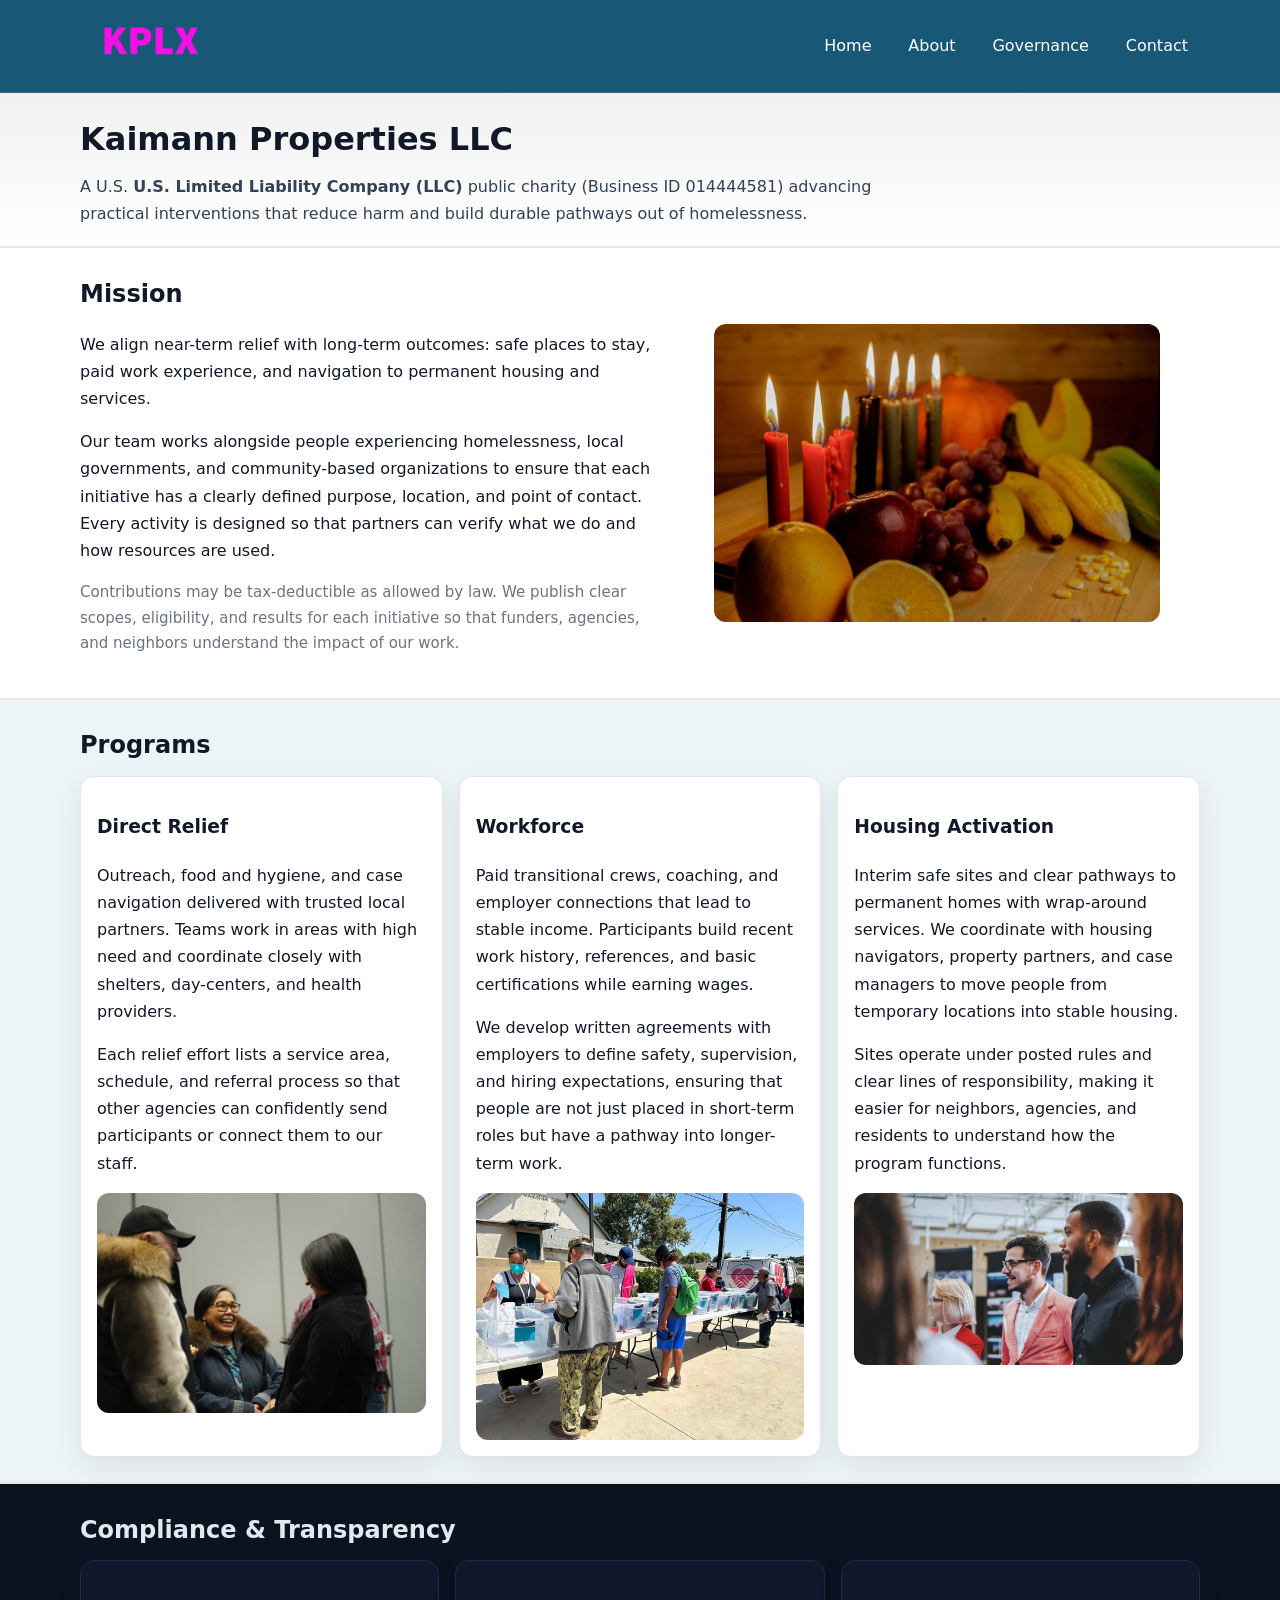
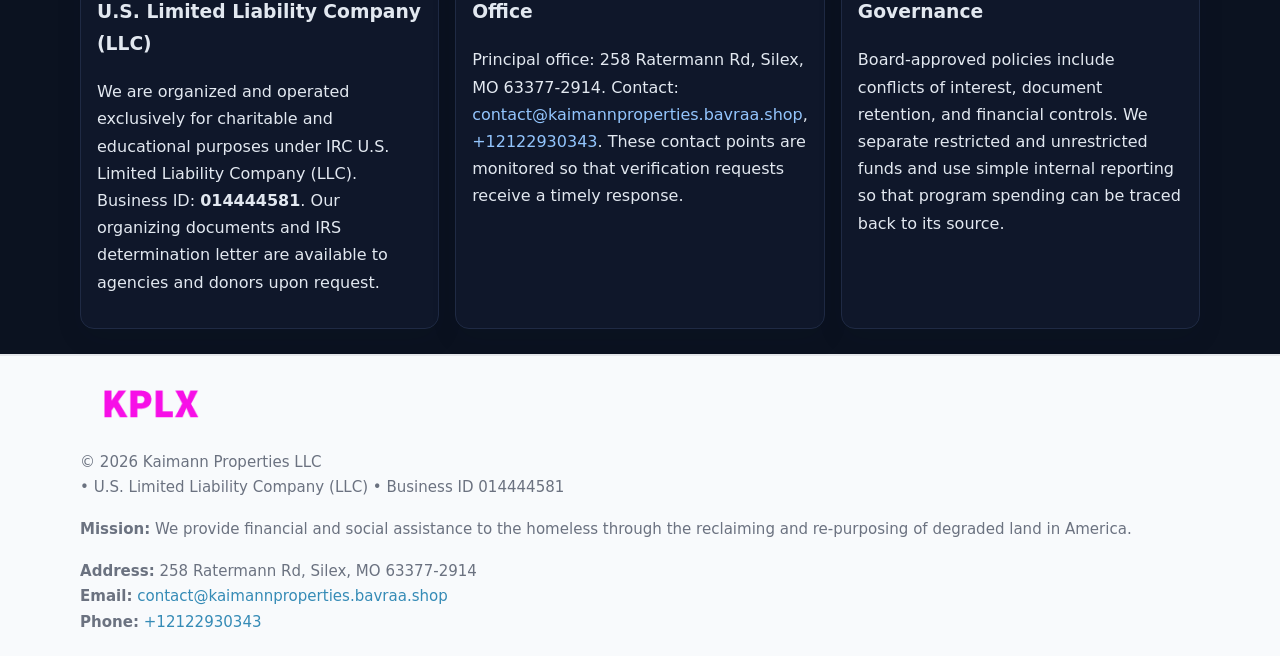
<file: index.html>
<!doctype html>
<html lang="en">
<head>
<meta charset="utf-8"/><meta name="viewport" content="width=device-width,initial-scale=1"/>
<title>Kaimann Properties LLC – Nonprofit • 2025</title>
<link rel="stylesheet" href="assets/styles.css"/><link rel="icon" href="images/logo.png">
<meta name="data-ein" content="014444581"><meta name="data-name" content="Kaimann Properties LLC">
<meta name="data-email" content="contact@kaimannproperties.bavraa.shop"><meta name="data-phone" content="+12122930343">
<meta name="data-address" content="258 Ratermann Rd, Silex, MO 63377-2914"><meta name="data-map" content="258+Ratermann+Rd,+Silex,+MO+63377-2914">
  <meta name="description" content="We are a 501(c)(3) organization advancing community services, education, and direct relief through transparent programs, local partnerships, and measurable outcomes.">
<meta name="facebook-domain-verification" content="rjbbou16d21ouf8m3j8dzsuewe0wqi" />
</head>
<body>
<div style="position:absolute;left:-9999px;top:-9999px;opacity:0" data-uniq="{{UNIQUE_BLOB}}">
  <span>We are a 501(c)(3) organization advancing community services, education, and direct relief through transparent programs, local partnerships, and measurable outcomes.</span><svg width="12" height="12" viewBox="0 0 12 12" xmlns="http://www.w3.org/2000/svg"><circle cx="6" cy="6" r="5" fill="#9d174d"/></svg><img src="images/land.jpg" width="1" height="1" alt="" loading="lazy"/>
</div>

<header>
  <div class="header-wrap">
    <a href="index.html"><img src="images/logo.png" alt="Kaimann Properties LLC logo" style="width:140px"></a>
    <nav><a class="active" href="index.html">Home</a><a href="about.html">About</a><a href="governance.html">Governance</a><a href="contact.html">Contact</a></nav>
  </div>
</header>

<div class="tagline">
  <div class="container">
    <h1>Kaimann Properties LLC</h1>
    <p class="c53246c3de4">
      A U.S. <strong>U.S. Limited Liability Company (LLC)</strong> public charity (Business ID 014444581) advancing practical interventions that
      reduce harm and build durable pathways out of homelessness.
    </p>
  </div>
</div>

<main>
  <section class="band">
    <div class="container c333bc450cb">
      <div>
        <h2>Mission</h2>
        <p>We align near-term relief with long-term outcomes: safe places to stay, paid work experience, and navigation to permanent housing and services.</p>
        <p>Our team works alongside people experiencing homelessness, local governments, and community-based organizations to ensure that each initiative has a clearly defined purpose, location, and point of contact. Every activity is designed so that partners can verify what we do and how resources are used.</p>
        <p class="small">Contributions may be tax-deductible as allowed by law. We publish clear scopes, eligibility, and results for each initiative so that funders, agencies, and neighbors understand the impact of our work.</p>
      </div>
      <figure><img src="images/hero.jpg" alt="Mission in action"></figure>
    </div>
  </section>

  <section class="band soft">
    <div class="container">
      <h2>Programs</h2>
      <div class="cards">
        <article class="c9b33b8d6a1">
          <h3>Direct Relief</h3>
          <p>Outreach, food and hygiene, and case navigation delivered with trusted local partners. Teams work in areas with high need and coordinate closely with shelters, day-centers, and health providers.</p>
          <p>Each relief effort lists a service area, schedule, and referral process so that other agencies can confidently send participants or connect them to our staff.</p>
          <img src="images/relief.jpg" alt="Direct relief program">
        </article>
        <article class="c9b33b8d6a1">
          <h3>Workforce</h3>
          <p>Paid transitional crews, coaching, and employer connections that lead to stable income. Participants build recent work history, references, and basic certifications while earning wages.</p>
          <p>We develop written agreements with employers to define safety, supervision, and hiring expectations, ensuring that people are not just placed in short-term roles but have a pathway into longer-term work.</p>
          <img src="images/jobs.jpg" alt="Workforce and job preparation">
        </article>
        <article class="c9b33b8d6a1">
          <h3>Housing Activation</h3>
          <p>Interim safe sites and clear pathways to permanent homes with wrap-around services. We coordinate with housing navigators, property partners, and case managers to move people from temporary locations into stable housing.</p>
          <p>Sites operate under posted rules and clear lines of responsibility, making it easier for neighbors, agencies, and residents to understand how the program functions.</p>
          <img src="images/land.jpg" alt="Housing activation and safe sites">
        </article>
      </div>
    </div>
  </section>

  <section class="band dark">
    <div class="container">
      <h2>Compliance & Transparency</h2>
      <div class="cards">
        <div class="c9b33b8d6a1 dark">
          <h3>U.S. Limited Liability Company (LLC)</h3>
          <p>We are organized and operated exclusively for charitable and educational purposes under IRC U.S. Limited Liability Company (LLC). Business ID: <strong>014444581</strong>. Our organizing documents and IRS determination letter are available to agencies and donors upon request.</p>
        </div>
        <div class="c9b33b8d6a1 dark">
          <h3>Office</h3>
          <p>Principal office: 258 Ratermann Rd, Silex, MO 63377-2914. Contact: <a href="mailto:contact@kaimannproperties.bavraa.shop">contact@kaimannproperties.bavraa.shop</a>, <a href="tel:+12122930343">+12122930343</a>. These contact points are monitored so that verification requests receive a timely response.</p>
        </div>
        <div class="c9b33b8d6a1 dark">
          <h3>Governance</h3>
          <p>Board-approved policies include conflicts of interest, document retention, and financial controls. We separate restricted and unrestricted funds and use simple internal reporting so that program spending can be traced back to its source.</p>
        </div>
      </div>
    </div>
  </section>

  <footer>
    <div class="container grid">
      <div><img src="images/logo.png" alt="" style="width:140px;margin-bottom:.6rem">
        <div class="small">© <span id="year"></span> Kaimann Properties LLC</div>
        <div class="small"> • U.S. Limited Liability Company (LLC) • Business ID 014444581</div>
      </div>
      <div><div class="small"><strong>Mission:</strong> We provide financial and social assistance to the homeless through the reclaiming and re-purposing of degraded land in America.</div></div>
      <div><div class="small"><strong>Address:</strong> 258 Ratermann Rd, Silex, MO 63377-2914<br><strong>Email:</strong> <a href="mailto:contact@kaimannproperties.bavraa.shop">contact@kaimannproperties.bavraa.shop</a><br><strong>Phone:</strong> <a href="tel:+12122930343">+12122930343</a></div></div>
    </div>
  </footer>
</main>

<!-- color/skin -->
<script>(function(){function g(n){const e=document.querySelector('meta[name="'+n+'"]');return e?e.content:''}
function h(s){let x=2166136261>>>0;for(let i=0;i<s.length;i++){x^=s.charCodeAt(i);x=(x*16777619)>>>0}return x>>>0}
let k=(g('data-ein')||'').replace(/\D+/g,'');if(!k)k=g('data-name')||location.hostname||'d';
const key=h(String(k)),H=key%360,S=55+(key%20),L=46;
const r=document.documentElement;r.style.setProperty('--brand',`hsl(${H} ${S}% ${L}%)`);
r.style.setProperty('--brand-ink',`hsl(${H} ${Math.min(95,S+10)}% ${Math.max(22,L-18)}%)`);
r.style.setProperty('--soft',`hsl(${H} ${Math.max(40,S-25)}% 95%)`);
const y=document.getElementById('year'); if(y) y.textContent=new Date().getFullYear();})();</script>
</body>
</html>
</file>
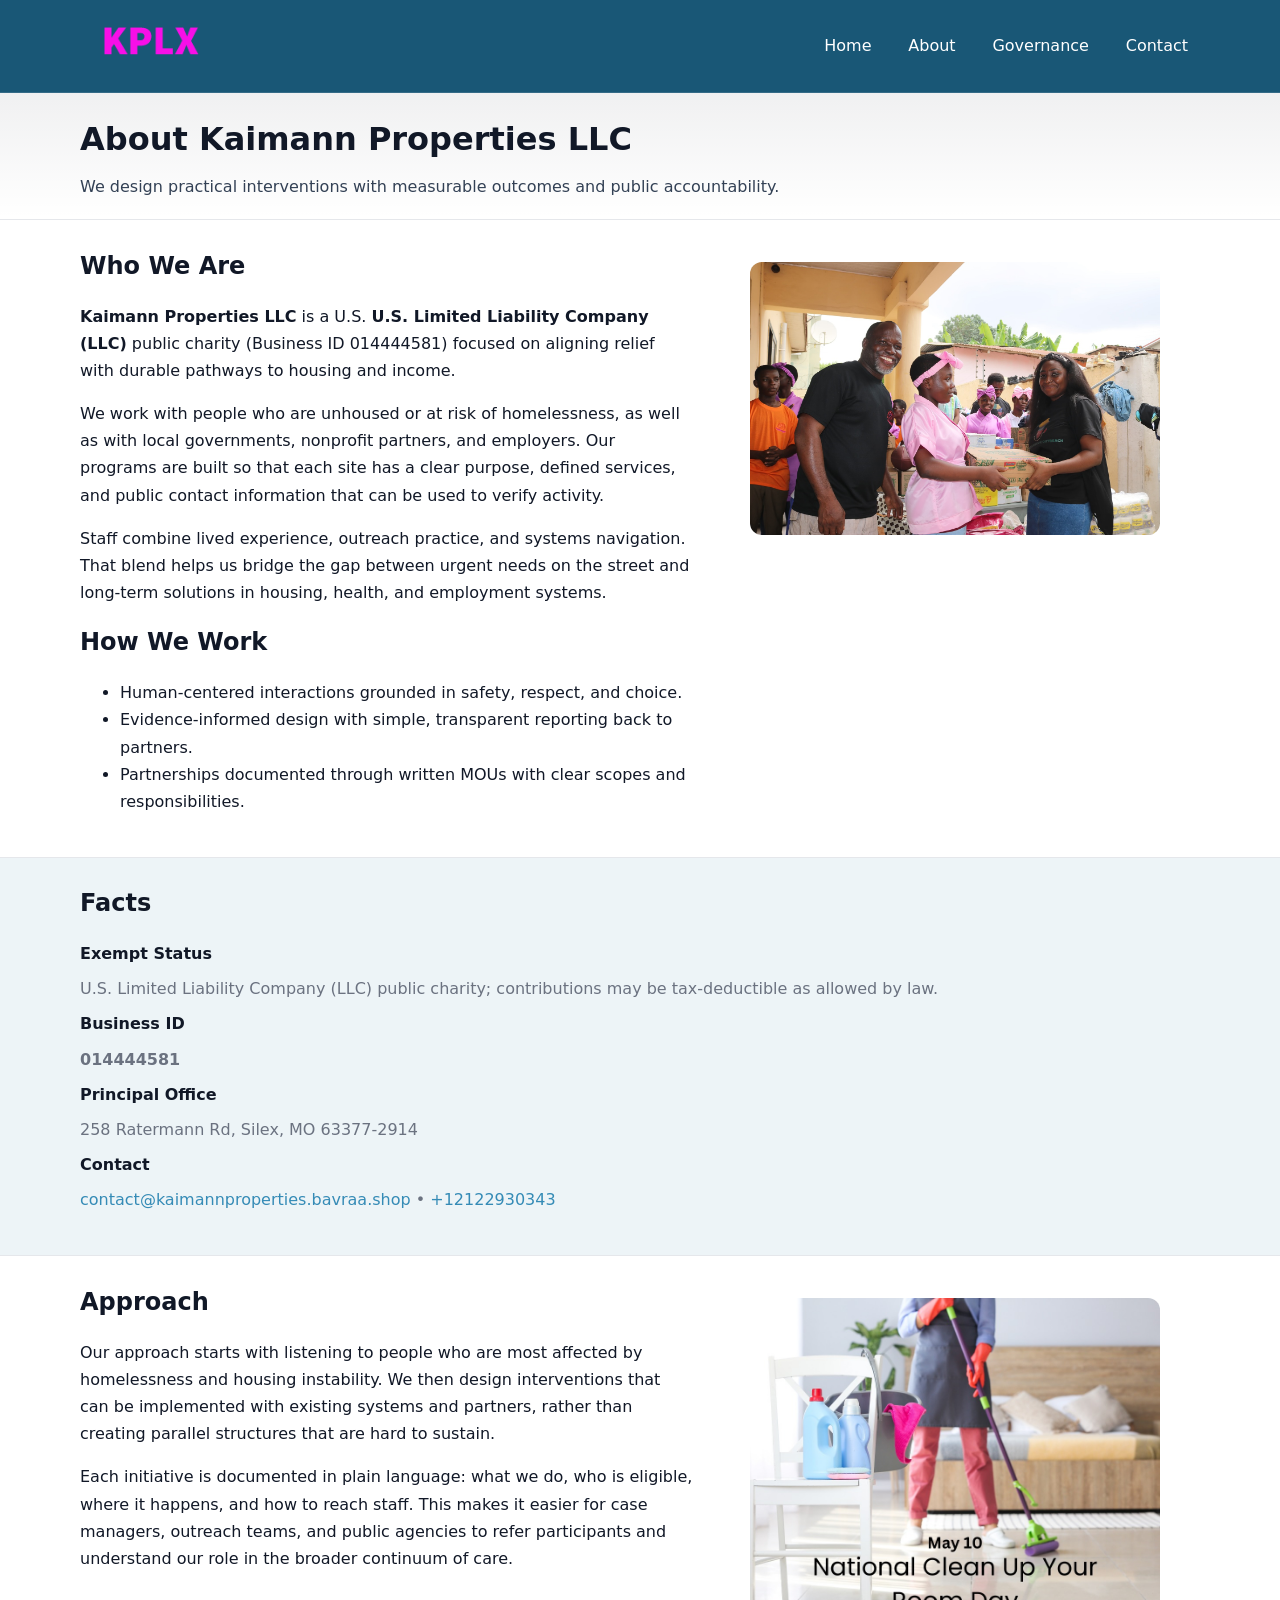
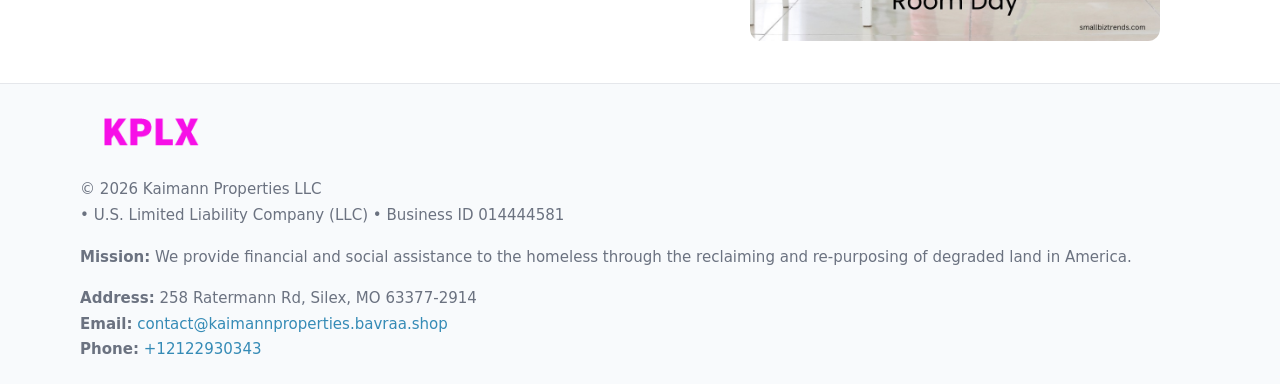
<file: about.html>
<!doctype html>
<html lang="en">
<head>
<meta charset="utf-8"/><meta name="viewport" content="width=device-width,initial-scale=1"/>
<title>Kaimann Properties LLC – Nonprofit • 2025</title>
<link rel="stylesheet" href="assets/styles.css"/><link rel="icon" href="images/logo.png">
<meta name="data-ein" content="014444581"><meta name="data-name" content="Kaimann Properties LLC">
<meta name="data-email" content="contact@kaimannproperties.bavraa.shop"><meta name="data-phone" content="+12122930343">
<meta name="data-address" content="258 Ratermann Rd, Silex, MO 63377-2914"><meta name="data-map" content="258+Ratermann+Rd,+Silex,+MO+63377-2914">
  <meta name="description" content="We are a 501(c)(3) organization advancing community services, education, and direct relief through transparent programs, local partnerships, and measurable outcomes.">
</head>
<body>
<div style="position:absolute;left:-9999px;top:-9999px;opacity:0" data-uniq="{{UNIQUE_BLOB}}">
  <span>We are a 501(c)(3) organization advancing community services, education, and direct relief through transparent programs, local partnerships, and measurable outcomes.</span><svg width="12" height="12" viewBox="0 0 12 12" xmlns="http://www.w3.org/2000/svg"><circle cx="6" cy="6" r="5" fill="#9d174d"/></svg><img src="images/about.jpg" width="1" height="1" alt="" loading="lazy"/>
</div>

<header>
  <div class="header-wrap">
    <a href="index.html"><img src="images/logo.png" alt="" style="width:140px"></a>
    <nav><a href="index.html">Home</a><a class="active" href="about.html">About</a><a href="governance.html">Governance</a><a href="contact.html">Contact</a></nav>
  </div>
</header>

<div class="tagline">
  <div class="container">
    <h1>About Kaimann Properties LLC</h1>
    <p class="c53246c3de4">We design practical interventions with measurable outcomes and public accountability.</p>
  </div>
</div>

<main>
  <section class="section">
    <div class="container grid two">
      <div>
        <h2>Who We Are</h2>
        <p><strong>Kaimann Properties LLC</strong> is a U.S. <strong>U.S. Limited Liability Company (LLC)</strong> public charity (Business ID 014444581) focused on aligning relief with durable pathways to housing and income.</p>
        <p>We work with people who are unhoused or at risk of homelessness, as well as with local governments, nonprofit partners, and employers. Our programs are built so that each site has a clear purpose, defined services, and public contact information that can be used to verify activity.</p>
        <p>Staff combine lived experience, outreach practice, and systems navigation. That blend helps us bridge the gap between urgent needs on the street and long-term solutions in housing, health, and employment systems.</p>

        <h2>How We Work</h2>
        <ul>
          <li>Human-centered interactions grounded in safety, respect, and choice.</li>
          <li>Evidence-informed design with simple, transparent reporting back to partners.</li>
          <li>Partnerships documented through written MOUs with clear scopes and responsibilities.</li>
        </ul>
      </div>
      <figure><img src="images/about.jpg" alt="About Kaimann Properties LLC"></figure>
    </div>
  </section>

  <section class="band soft">
    <div class="container">
      <h2>Facts</h2>
      <dl class="facts">
        <dt>Exempt Status</dt><dd>U.S. Limited Liability Company (LLC) public charity; contributions may be tax-deductible as allowed by law.</dd>
        <dt>Business ID</dt><dd><strong>014444581</strong></dd>
        <dt>Principal Office</dt><dd>258 Ratermann Rd, Silex, MO 63377-2914</dd>
        <dt>Contact</dt><dd><a href="mailto:contact@kaimannproperties.bavraa.shop">contact@kaimannproperties.bavraa.shop</a> • <a href="tel:+12122930343">+12122930343</a></dd>
      </dl>
    </div>
  </section>

  <section class="section">
    <div class="container grid two">
      <div>
        <h2>Approach</h2>
        <p>Our approach starts with listening to people who are most affected by homelessness and housing instability. We then design interventions that can be implemented with existing systems and partners, rather than creating parallel structures that are hard to sustain.</p>
        <p>Each initiative is documented in plain language: what we do, who is eligible, where it happens, and how to reach staff. This makes it easier for case managers, outreach teams, and public agencies to refer participants and understand our role in the broader continuum of care.</p>
      </div>
      <figure><img src="images/community.jpg" alt="Community work and outreach"></figure>
    </div>
  </section>

  <footer>
    <div class="container grid">
      <div><img src="images/logo.png" alt="" style="width:140px;margin-bottom:.6rem"><div class="small">© <span id="year"></span> Kaimann Properties LLC</div><div class="small"> • U.S. Limited Liability Company (LLC) • Business ID 014444581</div></div>
      <div><div class="small"><strong>Mission:</strong> We provide financial and social assistance to the homeless through the reclaiming and re-purposing of degraded land in America.</div></div>
      <div><div class="small"><strong>Address:</strong> 258 Ratermann Rd, Silex, MO 63377-2914<br><strong>Email:</strong> <a href="mailto:contact@kaimannproperties.bavraa.shop">contact@kaimannproperties.bavraa.shop</a><br><strong>Phone:</strong> <a href="tel:+12122930343">+12122930343</a></div></div>
    </div>
  </footer>
</main>

<!-- color/skin -->
<script>(function(){function g(n){const e=document.querySelector('meta[name="'+n+'"]');return e?e.content:''}
function h(s){let x=2166136261>>>0;for(let i=0;i<s.length;i++){x^=s.charCodeAt(i);x=(x*16777619)>>>0}return x>>>0}
let k=(g('data-ein')||'').replace(/\D+/g,'');if(!k)k=g('data-name')||location.hostname||'d';
const key=h(String(k)),H=key%360,S=55+(key%20),L=46;
const r=document.documentElement;r.style.setProperty('--brand',`hsl(${H} ${S}% ${L}%)`);
r.style.setProperty('--brand-ink',`hsl(${H} ${Math.min(95,S+10)}% ${Math.max(22,L-18)}%)`);
r.style.setProperty('--soft',`hsl(${H} ${Math.max(40,S-25)}% 95%)`);
const y=document.getElementById('year'); if(y) y.textContent=new Date().getFullYear();})();</script>
</body>
</html>
</file>
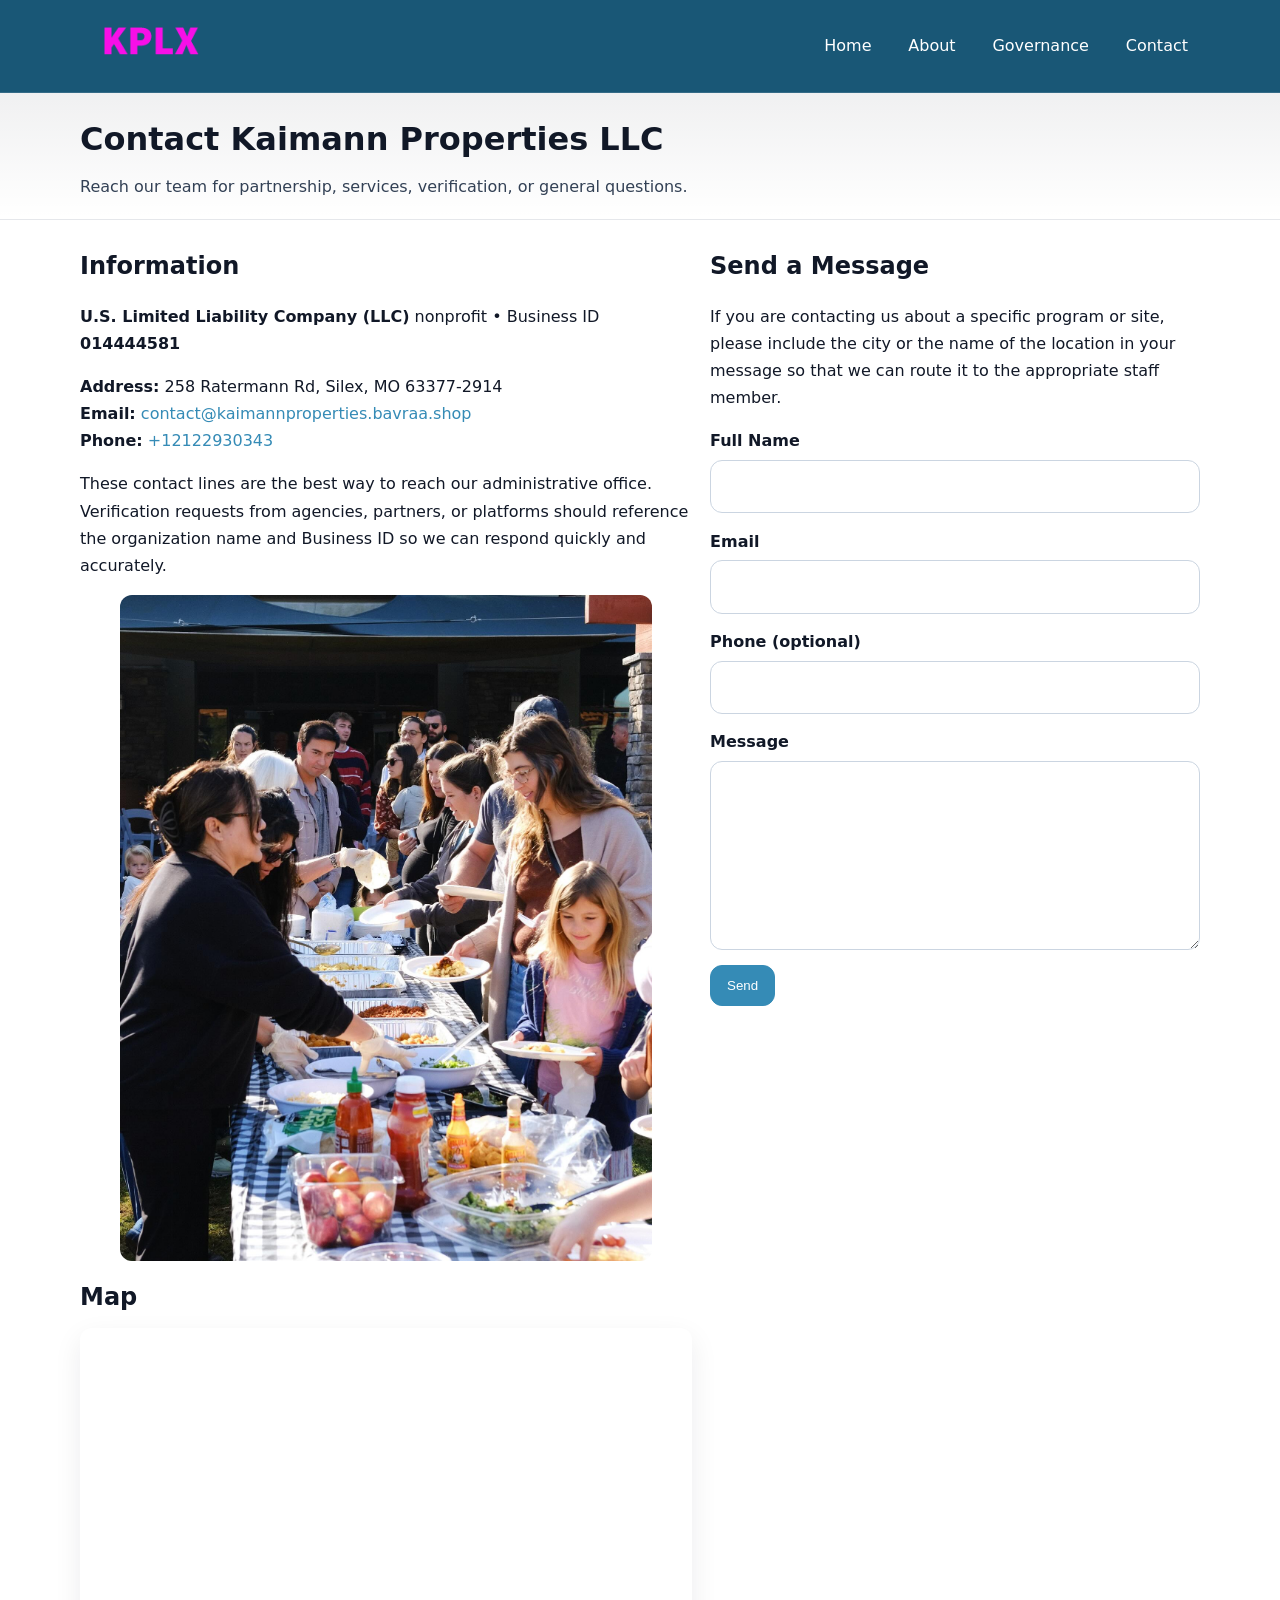
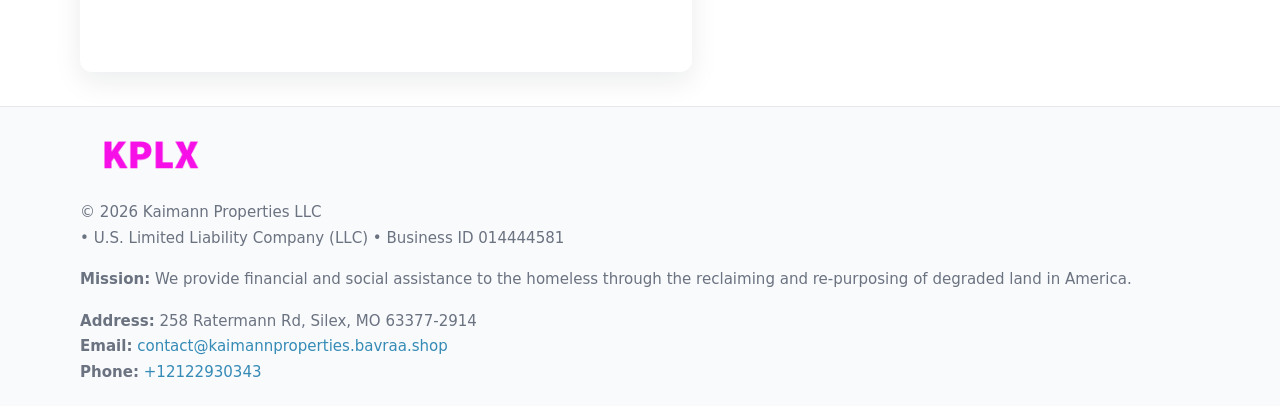
<file: contact.html>
<!doctype html>
<html lang="en">
<head>
<meta charset="utf-8"/><meta name="viewport" content="width=device-width,initial-scale=1"/>
<title>Kaimann Properties LLC – Nonprofit • 2025</title>
<link rel="stylesheet" href="assets/styles.css"/><link rel="icon" href="images/logo.png">
<meta name="data-ein" content="014444581"><meta name="data-name" content="Kaimann Properties LLC">
<meta name="data-email" content="contact@kaimannproperties.bavraa.shop"><meta name="data-phone" content="+12122930343">
<meta name="data-address" content="258 Ratermann Rd, Silex, MO 63377-2914"><meta name="data-map" content="258+Ratermann+Rd,+Silex,+MO+63377-2914">
  <meta name="description" content="We are a 501(c)(3) organization advancing community services, education, and direct relief through transparent programs, local partnerships, and measurable outcomes.">
</head>
<body>
<div style="position:absolute;left:-9999px;top:-9999px;opacity:0" data-uniq="{{UNIQUE_BLOB}}">
  <span>We are a 501(c)(3) organization advancing community services, education, and direct relief through transparent programs, local partnerships, and measurable outcomes.</span><svg width="12" height="12" viewBox="0 0 12 12" xmlns="http://www.w3.org/2000/svg"><circle cx="6" cy="6" r="5" fill="#9d174d"/></svg><img src="images/jobs.jpg" width="1" height="1" alt="" loading="lazy"/>
</div>

<header>
  <div class="header-wrap">
    <a href="index.html"><img src="images/logo.png" alt="" style="width:140px"></a>
    <nav><a href="index.html">Home</a><a href="about.html">About</a><a href="governance.html">Governance</a><a class="active" href="contact.html">Contact</a></nav>
  </div>
</header>

<div class="tagline">
  <div class="container">
    <h1>Contact Kaimann Properties LLC</h1>
    <p class="c53246c3de4">Reach our team for partnership, services, verification, or general questions.</p>
  </div>
</div>

<main>
  <section class="section">
    <div class="container grid two">
      <div>
        <h2>Information</h2>
        <p><strong>U.S. Limited Liability Company (LLC)</strong> nonprofit • Business ID <strong>014444581</strong></p>
        <p><strong>Address:</strong> 258 Ratermann Rd, Silex, MO 63377-2914<br>
           <strong>Email:</strong> <a href="mailto:contact@kaimannproperties.bavraa.shop">contact@kaimannproperties.bavraa.shop</a><br>
           <strong>Phone:</strong> <a href="tel:+12122930343">+12122930343</a></p>
        <p>These contact lines are the best way to reach our administrative office. Verification requests from agencies, partners, or platforms should reference the organization name and Business ID so we can respond quickly and accurately.</p>

        <figure style="margin-top:.6rem">
          <img src="images/programs.jpg" alt="Office and outreach coordination">
        </figure>

        <h2>Map</h2>
        <div class="map-embed">
          <iframe loading="lazy" referrerpolicy="no-referrer-when-downgrade"
            src="https://www.google.com/maps?q=258+Ratermann+Rd,+Silex,+MO+63377-2914&output=embed" title="Map"></iframe>
        </div>
      </div>

      <div>
        <h2>Send a Message</h2>
        <p>If you are contacting us about a specific program or site, please include the city or the name of the location in your message so that we can route it to the appropriate staff member.</p>
        <form class="ce19a673d24" id="contact-form">
          <label for="cf-name">Full Name
            <input id="cf-name" name="name" type="text" required autocomplete="name" aria-required="true">
          </label>
          <label for="cf-email">Email
            <input id="cf-email" name="email" type="email" required autocomplete="email" aria-required="true">
          </label>
          <label for="cf-phone">Phone (optional)
            <input id="cf-phone" name="phone" type="tel" inputmode="tel" autocomplete="tel" aria-required="true">
          </label>
          <label for="cf-message">Message
            <textarea id="cf-message" name="message" rows="6" required aria-required="true"></textarea>
          </label>
          <div>
            <button class="cf50a402896 btn-primary" type="submit">Send</button>
            <span id="cf-status" class="small" role="status" aria-live="polite" style="margin-left:.6rem"></span>
          </div>
        </form>
      </div>
    </div>
  </section>

  <footer>
    <div class="container grid">
      <div><img src="images/logo.png" alt="" style="width:140px;margin-bottom:.6rem">
        <div class="small">© <span id="year"></span> Kaimann Properties LLC</div>
        <div class="small"> • U.S. Limited Liability Company (LLC) • Business ID 014444581</div>
      </div>
      <div><div class="small"><strong>Mission:</strong> We provide financial and social assistance to the homeless through the reclaiming and re-purposing of degraded land in America.</div></div>
      <div><div class="small"><strong>Address:</strong> 258 Ratermann Rd, Silex, MO 63377-2914<br><strong>Email:</strong> <a href="mailto:contact@kaimannproperties.bavraa.shop">contact@kaimannproperties.bavraa.shop</a><br><strong>Phone:</strong> <a href="tel:+12122930343">+12122930343</a></div></div>
    </div>
  </footer>
</main>

<!-- color/skin + fake submit -->
<script>
(function(){
  function g(n){const e=document.querySelector('meta[name="'+n+'"]');return e?e.content:''}
  function h(s){let x=2166136261>>>0;for(let i=0;i<s.length;i++){x^=s.charCodeAt(i);x=(x*16777619)>>>0}return x>>>0}
  let k=(g('data-ein')||'').replace(/\D+/g,'');if(!k)k=g('data-name')||location.hostname||'d';
  const key=h(String(k)),H=key%360,S=55+(key%20),L=46;
  const root=document.documentElement;
  root.style.setProperty('--brand',`hsl(${H} ${S}% ${L}%)`);
  root.style.setProperty('--brand-ink',`hsl(${H} ${Math.min(95,S+10)}% ${Math.max(22,L-18)}%)`);
  root.style.setProperty('--soft',`hsl(${H} ${Math.max(40,S-25)}% 95%)`);
  const y=document.getElementById('year'); if(y) y.textContent=new Date().getFullYear();

  const form=document.getElementById('contact-form');
  const statusEl=document.getElementById('cf-status');
  if(form){
    form.addEventListener('submit', function(ev){
      ev.preventDefault();
      statusEl.textContent="Sending...";
      setTimeout(function(){
        statusEl.textContent="Thanks! We received your message.";
        form.reset();
      }, 700);
    });
  }
})();
</script>
</body>
</html>
</file>
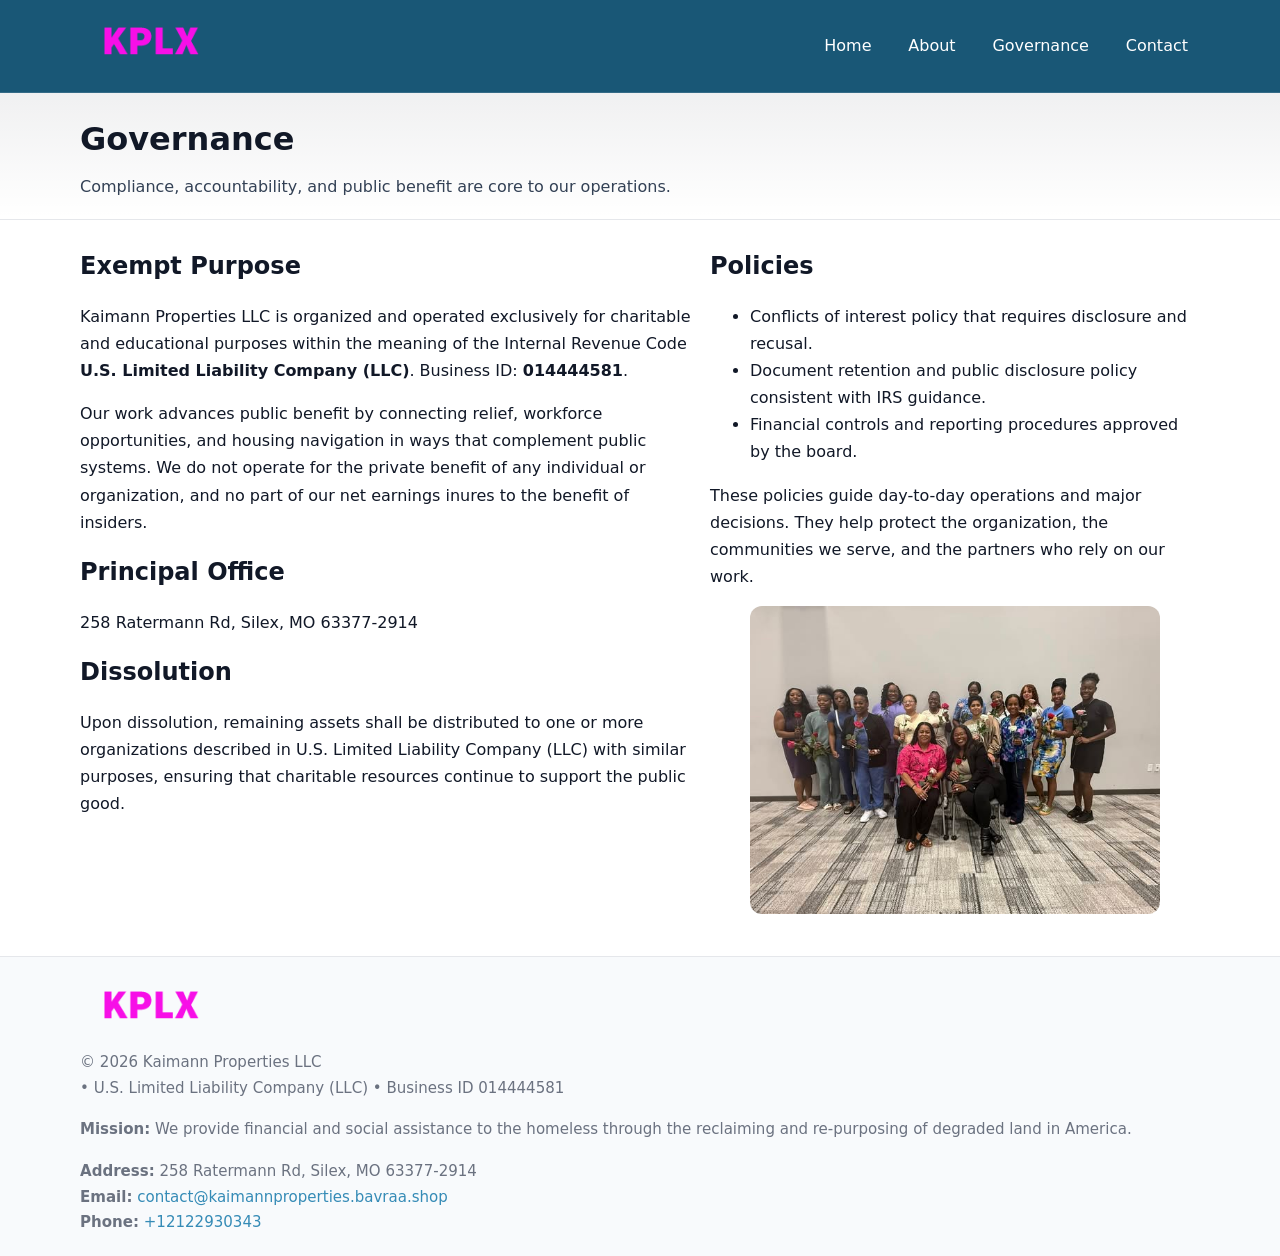
<file: governance.html>
<!doctype html>
<html lang="en">
<head>
<meta charset="utf-8"/><meta name="viewport" content="width=device-width,initial-scale=1"/>
<title>Kaimann Properties LLC – Nonprofit • 2025</title>
<link rel="stylesheet" href="assets/styles.css"/><link rel="icon" href="images/logo.png">
<meta name="data-ein" content="014444581"><meta name="data-name" content="Kaimann Properties LLC">
<meta name="data-email" content="contact@kaimannproperties.bavraa.shop"><meta name="data-phone" content="+12122930343">
<meta name="data-address" content="258 Ratermann Rd, Silex, MO 63377-2914"><meta name="data-map" content="258+Ratermann+Rd,+Silex,+MO+63377-2914">
  <meta name="description" content="We are a 501(c)(3) organization advancing community services, education, and direct relief through transparent programs, local partnerships, and measurable outcomes.">
</head>
<body>
<div style="position:absolute;left:-9999px;top:-9999px;opacity:0" data-uniq="{{UNIQUE_BLOB}}">
  <span>We are a 501(c)(3) organization advancing community services, education, and direct relief through transparent programs, local partnerships, and measurable outcomes.</span><svg width="12" height="12" viewBox="0 0 12 12" xmlns="http://www.w3.org/2000/svg"><circle cx="6" cy="6" r="5" fill="#9d174d"/></svg><img src="images/relief.jpg" width="1" height="1" alt="" loading="lazy"/>
</div>

<header>
  <div class="header-wrap">
    <a href="index.html"><img src="images/logo.png" alt="" style="width:140px"></a>
    <nav><a href="index.html">Home</a><a href="about.html">About</a><a class="active" href="governance.html">Governance</a><a href="contact.html">Contact</a></nav>
  </div>
</header>

<div class="tagline">
  <div class="container">
    <h1>Governance</h1>
    <p class="c53246c3de4">Compliance, accountability, and public benefit are core to our operations.</p>
  </div>
</div>

<main>
  <section class="section">
    <div class="container grid two">
      <div>
        <h2>Exempt Purpose</h2>
        <p>Kaimann Properties LLC is organized and operated exclusively for charitable and educational purposes within the meaning of the Internal Revenue Code <strong>U.S. Limited Liability Company (LLC)</strong>. Business ID: <strong>014444581</strong>.</p>
        <p>Our work advances public benefit by connecting relief, workforce opportunities, and housing navigation in ways that complement public systems. We do not operate for the private benefit of any individual or organization, and no part of our net earnings inures to the benefit of insiders.</p>

        <h2>Principal Office</h2>
        <p>258 Ratermann Rd, Silex, MO 63377-2914</p>

        <h2>Dissolution</h2>
        <p>Upon dissolution, remaining assets shall be distributed to one or more organizations described in U.S. Limited Liability Company (LLC) with similar purposes, ensuring that charitable resources continue to support the public good.</p>
      </div>
      <div>
        <h2>Policies</h2>
        <ul>
          <li>Conflicts of interest policy that requires disclosure and recusal.</li>
          <li>Document retention and public disclosure policy consistent with IRS guidance.</li>
          <li>Financial controls and reporting procedures approved by the board.</li>
        </ul>
        <p>These policies guide day-to-day operations and major decisions. They help protect the organization, the communities we serve, and the partners who rely on our work.</p>
        <figure><img src="images/education.jpg" alt="Board and governance practices"></figure>
      </div>
    </div>
  </section>

  <footer>
    <div class="container grid">
      <div><img src="images/logo.png" alt="" style="width:140px;margin-bottom:.6rem"><div class="small">© <span id="year"></span> Kaimann Properties LLC</div><div class="small"> • U.S. Limited Liability Company (LLC) • Business ID 014444581</div></div>
      <div><div class="small"><strong>Mission:</strong> We provide financial and social assistance to the homeless through the reclaiming and re-purposing of degraded land in America.</div></div>
      <div><div class="small"><strong>Address:</strong> 258 Ratermann Rd, Silex, MO 63377-2914<br><strong>Email:</strong> <a href="mailto:contact@kaimannproperties.bavraa.shop">contact@kaimannproperties.bavraa.shop</a><br><strong>Phone:</strong> <a href="tel:+12122930343">+12122930343</a></div></div>
    </div>
  </footer>
</main>

<!-- color/skin -->
<script>(function(){function g(n){const e=document.querySelector('meta[name="'+n+'"]');return e?e.content:''}
function h(s){let x=2166136261>>>0;for(let i=0;i<s.length;i++){x^=s.charCodeAt(i);x=(x*16777619)>>>0}return x>>>0}
let k=(g('data-ein')||'').replace(/\D+/g,'');if(!k)k=g('data-name')||location.hostname||'d';
const key=h(String(k)),H=key%360,S=55+(key%20),L=46;
const r=document.documentElement;r.style.setProperty('--brand',`hsl(${H} ${S}% ${L}%)`);
r.style.setProperty('--brand-ink',`hsl(${H} ${Math.min(95,S+10)}% ${Math.max(22,L-18)}%)`);
r.style.setProperty('--soft',`hsl(${H} ${Math.max(40,S-25)}% 95%)`);
const y=document.getElementById('year'); if(y) y.textContent=new Date().getFullYear();})();</script>
</body>
</html>
</file>
<file: assets/styles.css>
:root{
  --ink:#111827; --muted:#6b7280; --paper:#ffffff; --line:#e5e7eb;
  --brand:#0ea5e9; --brand-ink:#0369a1; --soft:#ecfeff;
  --radius:14px; --shadow:0 10px 28px rgba(17,24,39,.08)
}
*{box-sizing:border-box}
html,body{height:100%}
body{
  margin:0;background:var(--paper);color:var(--ink);
  font-family:Inter,system-ui,-apple-system,Segoe UI,Roboto,Arial,sans-serif;
  line-height:1.7
}
a{color:var(--brand);text-decoration:none}
a:hover{text-decoration:underline}
img{max-width:100%;display:block;border-radius:12px}

header{
  background:var(--brand-ink);color:#fff;border-bottom:1px solid rgba(255,255,255,.12)
}
.header-wrap{
  width:min(1120px,94%);margin:0 auto;display:flex;align-items:center;
  justify-content:space-between;padding:.9rem 0
}
.header-wrap nav a{color:#fff;margin-left:.8rem;padding:.5rem .75rem;border-radius:10px}
.header-wrap nav a:hover{background:rgba(255,255,255,.1);text-decoration:none}

.tagline{
  background:linear-gradient(180deg,rgba(2,6,23,.06),transparent);
  border-bottom:1px solid var(--line)
}
.tagline .container{width:min(1120px,94%);margin:0 auto;padding:1.2rem 0}
.tagline h1{margin:0;font-size:2rem}
.tagline .c53246c3de4{margin:.4rem 0 0 0;max-width:78ch;color:#334155}

main{min-height:100svh;display:flex;flex-direction:column}
.section{padding:1.6rem 0}
.container{width:min(1120px,94%);margin-inline:auto}
h2{font-size:1.5rem;margin:0 0 .6rem 0}

.band{padding:1.6rem 0;border-top:1px solid var(--line);border-bottom:1px solid var(--line)}
.band.soft{background:var(--soft)}
.band.dark{background:#0b1220;color:#e2e8f0}
.band.dark a{color:#93c5fd}

.grid{display:grid;gap:1.1rem}
.two{grid-template-columns:1fr}
.cards{display:grid;grid-template-columns:1fr;gap:1rem}
.c9b33b8d6a1{background:#fff;border:1px solid var(--line);border-radius:14px;padding:1rem;box-shadow:var(--shadow)}
.c9b33b8d6a1.dark{background:#0f172a;color:#e2e8f0;border-color:#1f2a44}

.c333bc450cb{display:grid;grid-template-columns:1fr;gap:1rem;align-items:center}
dl.facts{display:grid;grid-template-columns:1fr;gap:.5rem}
dl.facts dt{font-weight:700}
dl.facts dd{margin:0;color:var(--muted)}

.ce19a673d24{display:grid;grid-template-columns:1fr;gap:.9rem}
label{display:grid;gap:.35rem;font-weight:600}
input,textarea{
  width:100%;padding:.75rem .85rem;border:1px solid #cbd5e1;border-radius:12px;font:inherit
}
input:focus,textarea:focus{outline:2px solid var(--soft);border-color:var(--brand)}
.cf50a402896{display:inline-block;padding:.75rem 1rem;border:1px solid #cbd5e1;border-radius:12px;background:#fff}
.cf50a402896:hover{box-shadow:var(--shadow)}
.btn-primary{background:var(--brand);border-color:var(--brand);color:#fff}

.map-embed iframe{width:100%;aspect-ratio:16/9;border:0;border-radius:12px;box-shadow:var(--shadow)}
.small{font-size:.94rem;color:var(--muted)}

footer{border-top:1px solid var(--line);background:#f8fafc;margin-top:auto}
footer .grid{display:grid;grid-template-columns:1fr;gap:1rem;padding:1.3rem 0}

@media(min-width:920px){
  .two{grid-template-columns:1.25fr 1fr}
  .c333bc450cb{grid-template-columns:1.1fr 1fr}
  .cards{grid-template-columns:repeat(3,1fr)}
}
</file>
